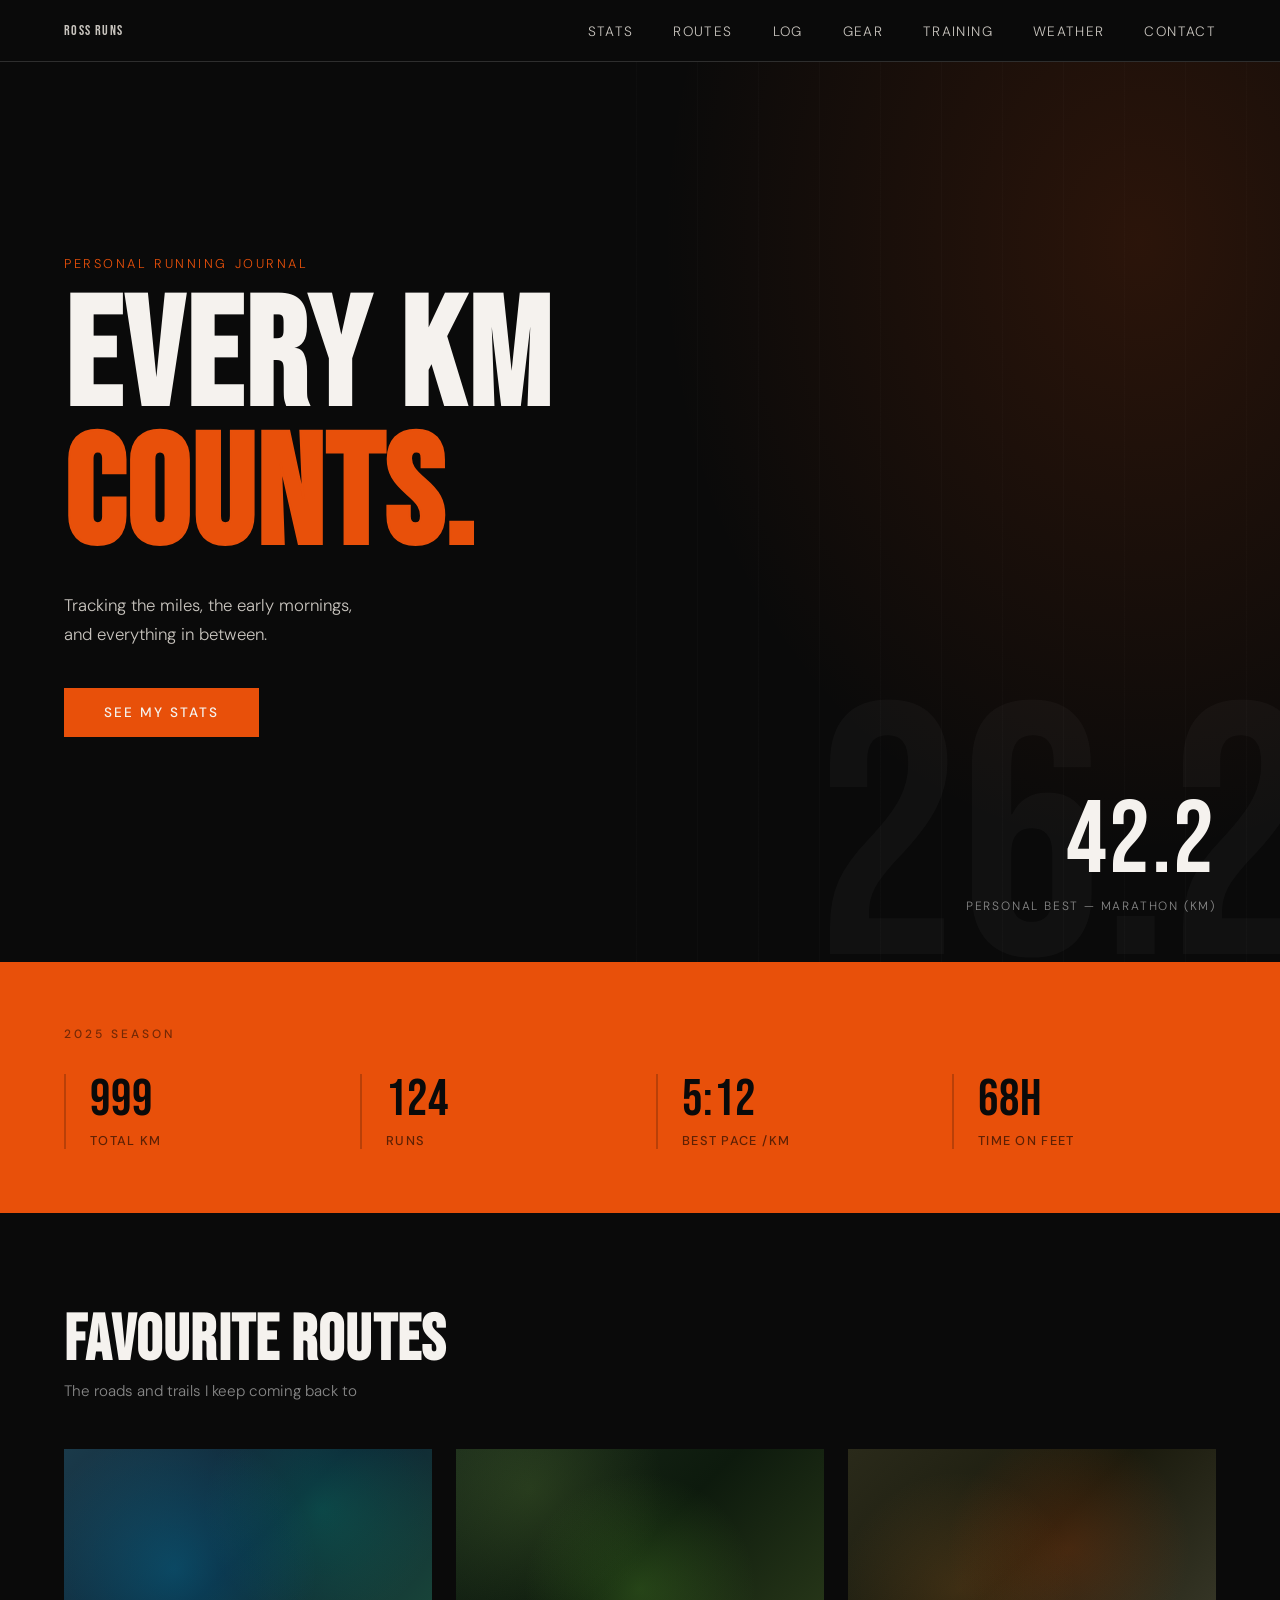
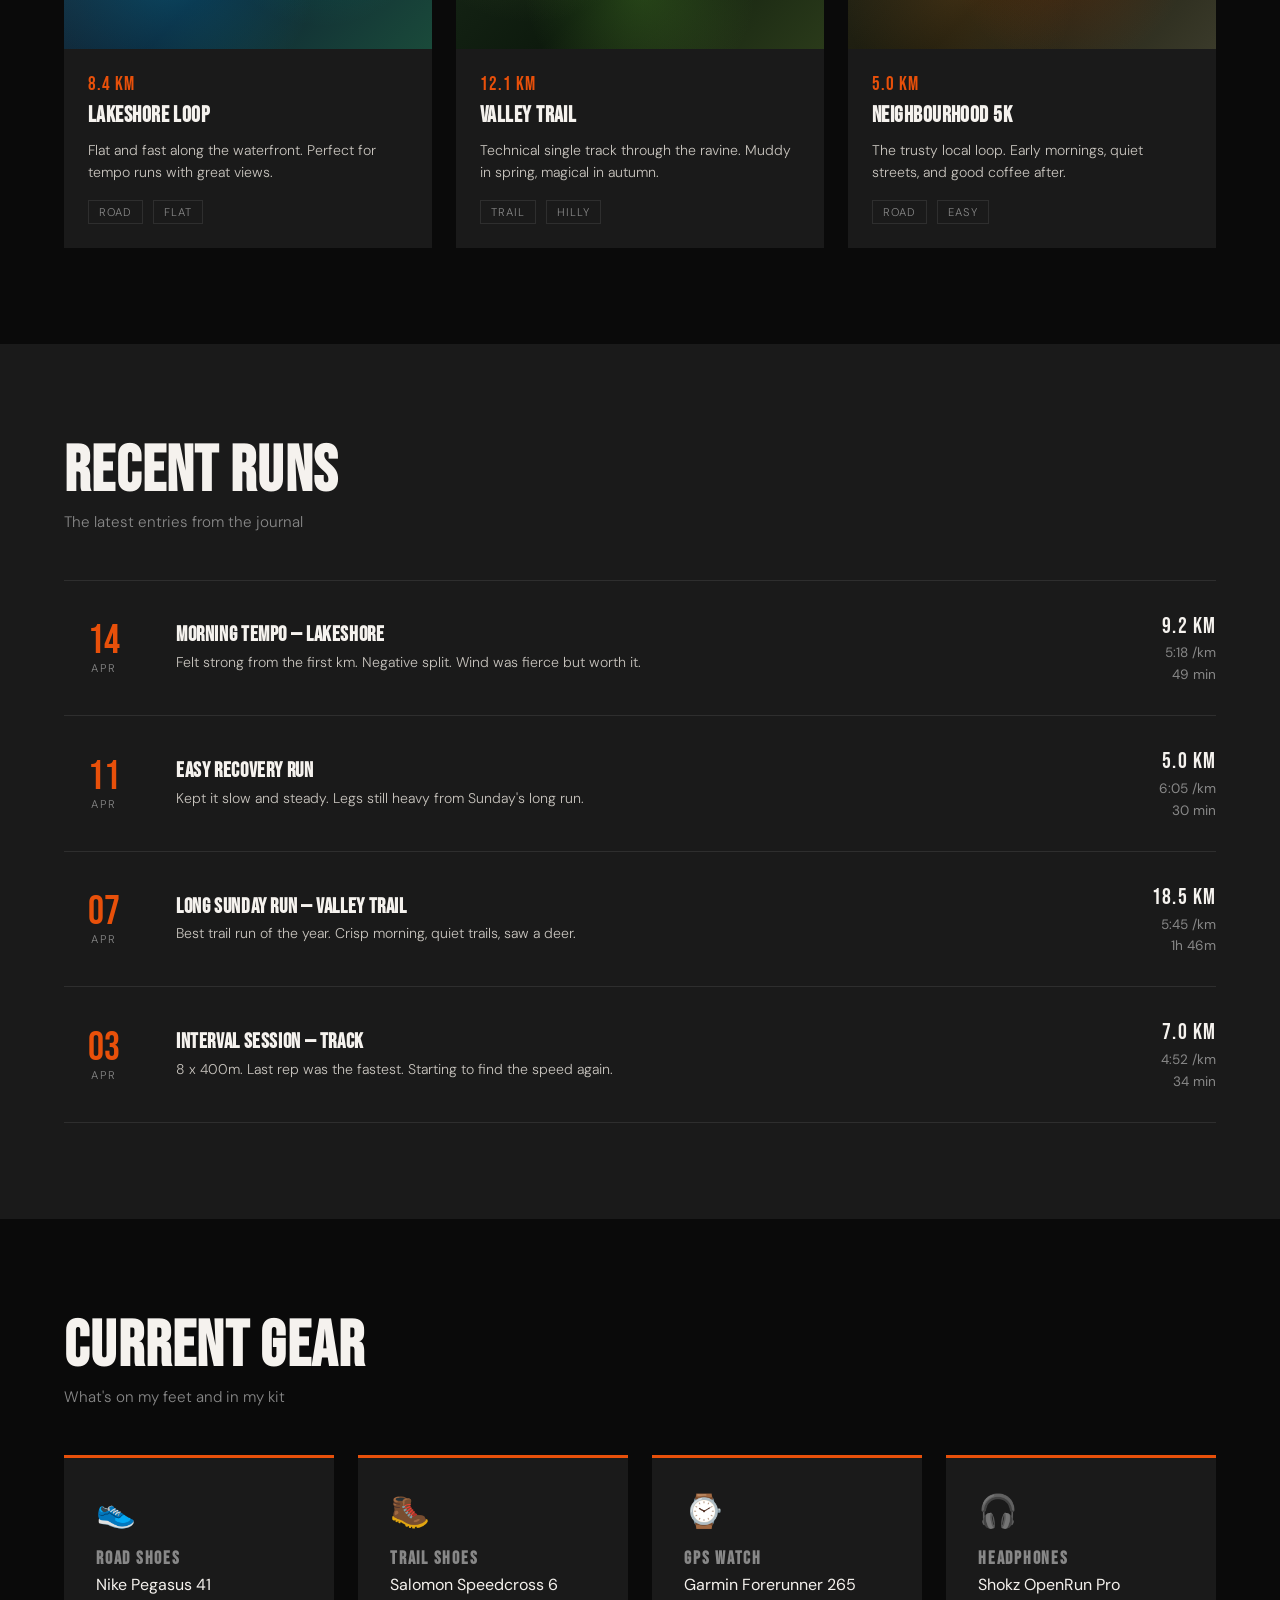
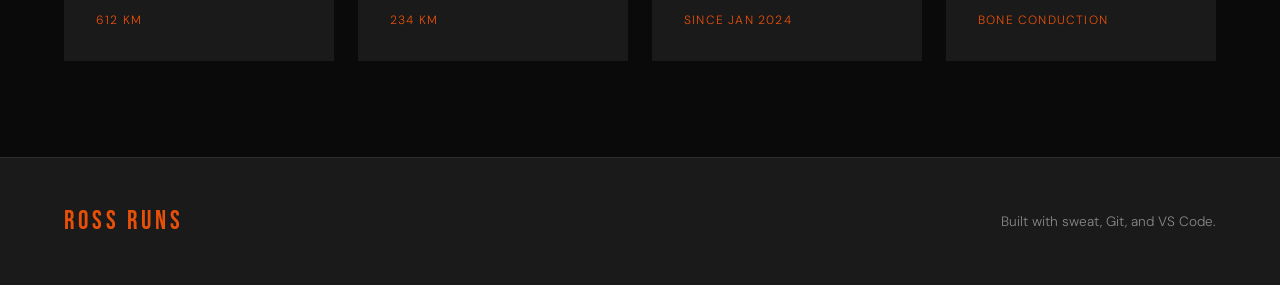
<file: index.html>
<!DOCTYPE html>
<html lang="en">
<head>
  <meta charset="UTF-8">
  <meta name="viewport" content="width=device-width, initial-scale=1.0">
  <title>Ross Runs</title>
  <link rel="preconnect" href="https://fonts.googleapis.com">
  <link href="https://fonts.googleapis.com/css2?family=Bebas+Neue&family=DM+Sans:ital,wght@0,300;0,400;0,500;1,300&display=swap" rel="stylesheet">
  <link rel="stylesheet" href="style.css">
</head>
<body>

  <!-- NAV -->
  <nav class="nav">
    <a href="index.html" class="logo">ROSS RUNS</a>
    <ul>
      <li><a href="#stats">Stats</a></li>
      <li><a href="#routes">Routes</a></li>
      <li><a href="#log">Log</a></li>
      <li><a href="#gear">Gear</a></li>
      <li><a href="training.html">Training</a></li>
      <li><a href="weather.html">Weather</a></li>
      <li><a href="contact.html">Contact</a></li>
    </ul>
  </nav>

  <!-- HERO -->
  <header class="hero">
    <div class="hero-content">
      <p class="hero-label">Personal Running Journal</p>
      <h1>Every km<br><em>counts.</em></h1>
      <p class="hero-sub">Tracking the miles, the early mornings,<br>and everything in between.</p>
      <a href="#stats" class="btn">See My Stats</a>
    </div>
    <div class="hero-distance">
      <span>42.2</span>
      <p>Personal Best — Marathon (km)</p>
    </div>
  </header>

  <!-- STATS -->
  <section class="stats" id="stats">
    <div class="stats-label">2025 SEASON</div>
    <div class="stats-grid">
      <div class="stat">
        <span class="stat-num">999</span>
        <span class="stat-name">Total km</span>
      </div>
      <div class="stat">
        <span class="stat-num">124</span>
        <span class="stat-name">Runs</span>
      </div>
      <div class="stat">
        <span class="stat-num">5:12</span>
        <span class="stat-name">Best pace /km</span>
      </div>
      <div class="stat">
        <span class="stat-num">68h</span>
        <span class="stat-name">Time on feet</span>
      </div>
    </div>
  </section>

  <!-- ROUTES -->
  <section class="routes" id="routes">
    <div class="section-header">
      <h2>Favourite Routes</h2>
      <p>The roads and trails I keep coming back to</p>
    </div>
    <div class="routes-grid">
      <div class="route-card">
        <div class="route-img route-img-1"></div>
        <div class="route-info">
          <span class="route-distance">8.4 km</span>
          <h3>Lakeshore Loop</h3>
          <p>Flat and fast along the waterfront. Perfect for tempo runs with great views.</p>
          <span class="route-tag">Road</span>
          <span class="route-tag">Flat</span>
        </div>
      </div>
      <div class="route-card">
        <div class="route-img route-img-2"></div>
        <div class="route-info">
          <span class="route-distance">12.1 km</span>
          <h3><strong>Valley Trail</strong></h3>
          <p>Technical single track through the ravine. Muddy in spring, magical in autumn.</p>
          <span class="route-tag">Trail</span>
          <span class="route-tag">Hilly</span>
        </div>
      </div>
      <div class="route-card">
        <div class="route-img route-img-3"></div>
        <div class="route-info">
          <span class="route-distance">5.0 km</span>
          <h3>Neighbourhood 5k</h3>
          <p>The trusty local loop. Early mornings, quiet streets, and good coffee after.</p>
          <span class="route-tag">Road</span>
          <span class="route-tag">Easy</span>
        </div>
      </div>
    </div>
  </section>

  <!-- RUN LOG -->
  <section class="log" id="log">
    <div class="section-header light">
      <h2>Recent Runs</h2>
      <p>The latest entries from the journal</p>
    </div>
    <div class="log-list">
      <div class="log-entry">
        <div class="log-date">
          <span class="day">14</span>
          <span class="month">APR</span>
        </div>
        <div class="log-details">
          <h4>Morning tempo — Lakeshore</h4>
          <p>Felt strong from the first km. Negative split. Wind was fierce but worth it.</p>
        </div>
        <div class="log-metrics">
          <span>9.2 km</span>
          <span>5:18 /km</span>
          <span>49 min</span>
        </div>
      </div>
      <div class="log-entry">
        <div class="log-date">
          <span class="day">11</span>
          <span class="month">APR</span>
        </div>
        <div class="log-details">
          <h4>Easy recovery run</h4>
          <p>Kept it slow and steady. Legs still heavy from Sunday's long run.</p>
        </div>
        <div class="log-metrics">
          <span>5.0 km</span>
          <span>6:05 /km</span>
          <span>30 min</span>
        </div>
      </div>
      <div class="log-entry">
        <div class="log-date">
          <span class="day">07</span>
          <span class="month">APR</span>
        </div>
        <div class="log-details">
          <h4>Long Sunday run — Valley Trail</h4>
          <p>Best trail run of the year. Crisp morning, quiet trails, saw a deer.</p>
        </div>
        <div class="log-metrics">
          <span>18.5 km</span>
          <span>5:45 /km</span>
          <span>1h 46m</span>
        </div>
      </div>
      <div class="log-entry">
        <div class="log-date">
          <span class="day">03</span>
          <span class="month">APR</span>
        </div>
        <div class="log-details">
          <h4>Interval session — track</h4>
          <p>8 x 400m. Last rep was the fastest. Starting to find the speed again.</p>
        </div>
        <div class="log-metrics">
          <span>7.0 km</span>
          <span>4:52 /km</span>
          <span>34 min</span>
        </div>
      </div>
    </div>
  </section>

  <!-- GEAR -->
  <section class="gear" id="gear">
    <div class="section-header">
      <h2>Current Gear</h2>
      <p>What's on my feet and in my kit</p>
    </div>
    <div class="gear-grid">
      <div class="gear-item">
        <div class="gear-icon">👟</div>
        <h4>Road Shoes</h4>
        <p>Nike Pegasus 41</p>
        <span class="gear-km">612 km</span>
      </div>
      <div class="gear-item">
        <div class="gear-icon">🥾</div>
        <h4>Trail Shoes</h4>
        <p>Salomon Speedcross 6</p>
        <span class="gear-km">234 km</span>
      </div>
      <div class="gear-item">
        <div class="gear-icon">⌚</div>
        <h4>GPS Watch</h4>
        <p>Garmin Forerunner 265</p>
        <span class="gear-km">Since Jan 2024</span>
      </div>
      <div class="gear-item">
        <div class="gear-icon">🎧</div>
        <h4>Headphones</h4>
        <p>Shokz OpenRun Pro</p>
        <span class="gear-km">Bone conduction</span>
      </div>
    </div>
  </section>

  <!-- FOOTER -->
  <footer class="footer">
    <span class="logo">ROSS RUNS</span>
    <p>Built with sweat, Git, and VS Code.</p>
  </footer>

</body>
</html>
</file>
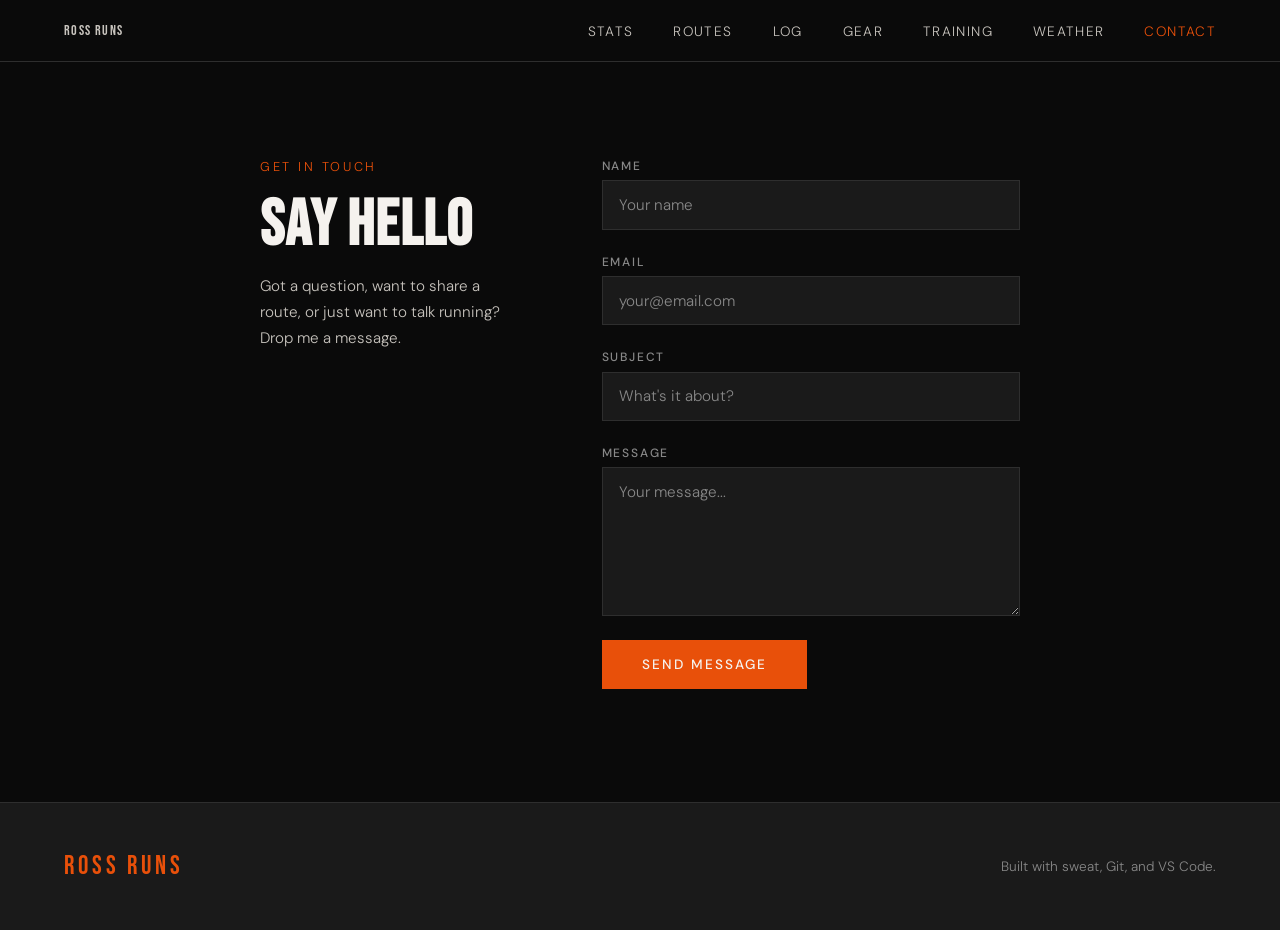
<file: contact.html>
<!DOCTYPE html>
<html lang="en">
<head>
  <meta charset="UTF-8">
  <meta name="viewport" content="width=device-width, initial-scale=1.0">
  <title>Contact — Ross Runs</title>
  <link rel="preconnect" href="https://fonts.googleapis.com">
  <link href="https://fonts.googleapis.com/css2?family=Bebas+Neue&family=DM+Sans:ital,wght@0,300;0,400;0,500;1,300&display=swap" rel="stylesheet">
  <link rel="stylesheet" href="style.css">
</head>
<body>

  <!-- NAV -->
  <header class="contact-header">
    <nav class="nav">
      <a href="index.html" class="logo">ROSS RUNS</a>
      <ul>
        <li><a href="index.html#stats">Stats</a></li>
        <li><a href="index.html#routes">Routes</a></li>
        <li><a href="index.html#log">Log</a></li>
        <li><a href="index.html#gear">Gear</a></li>
        <li><a href="training.html">Training</a></li>
        <li><a href="weather.html">Weather</a></li>
        <li><a href="contact.html" class="nav-active">Contact</a></li>
      </ul>
    </nav>
  </header>

  <!-- CONTACT -->
  <main class="contact-main">
    <div class="contact-inner">
      <div class="contact-intro">
        <p class="hero-label">Get In Touch</p>
        <h2>Say Hello</h2>
        <p class="contact-sub">Got a question, want to share a route, or just want to talk running? Drop me a message.</p>
      </div>

      <form class="contact-form" action="mailto:test@ross.com?subject=Message from Ross Runs" method="post" enctype="text/plain">
        <div class="form-group">
          <label for="name">Name</label>
          <input type="text" id="name" name="name" placeholder="Your name" required>
        </div>
        <div class="form-group">
          <label for="email">Email</label>
          <input type="email" id="email" name="email" placeholder="your@email.com" required>
        </div>
        <div class="form-group">
          <label for="subject">Subject</label>
          <input type="text" id="subject" name="subject" placeholder="What's it about?">
        </div>
        <div class="form-group">
          <label for="message">Message</label>
          <textarea id="message" name="message" rows="6" placeholder="Your message..." required></textarea>
        </div>
        <button type="submit" class="btn">Send Message</button>
      </form>
    </div>
  </main>

  <!-- FOOTER -->
  <footer class="footer">
    <span class="logo">ROSS RUNS</span>
    <p>Built with sweat, Git, and VS Code.</p>
  </footer>

</body>
</html>
</file>
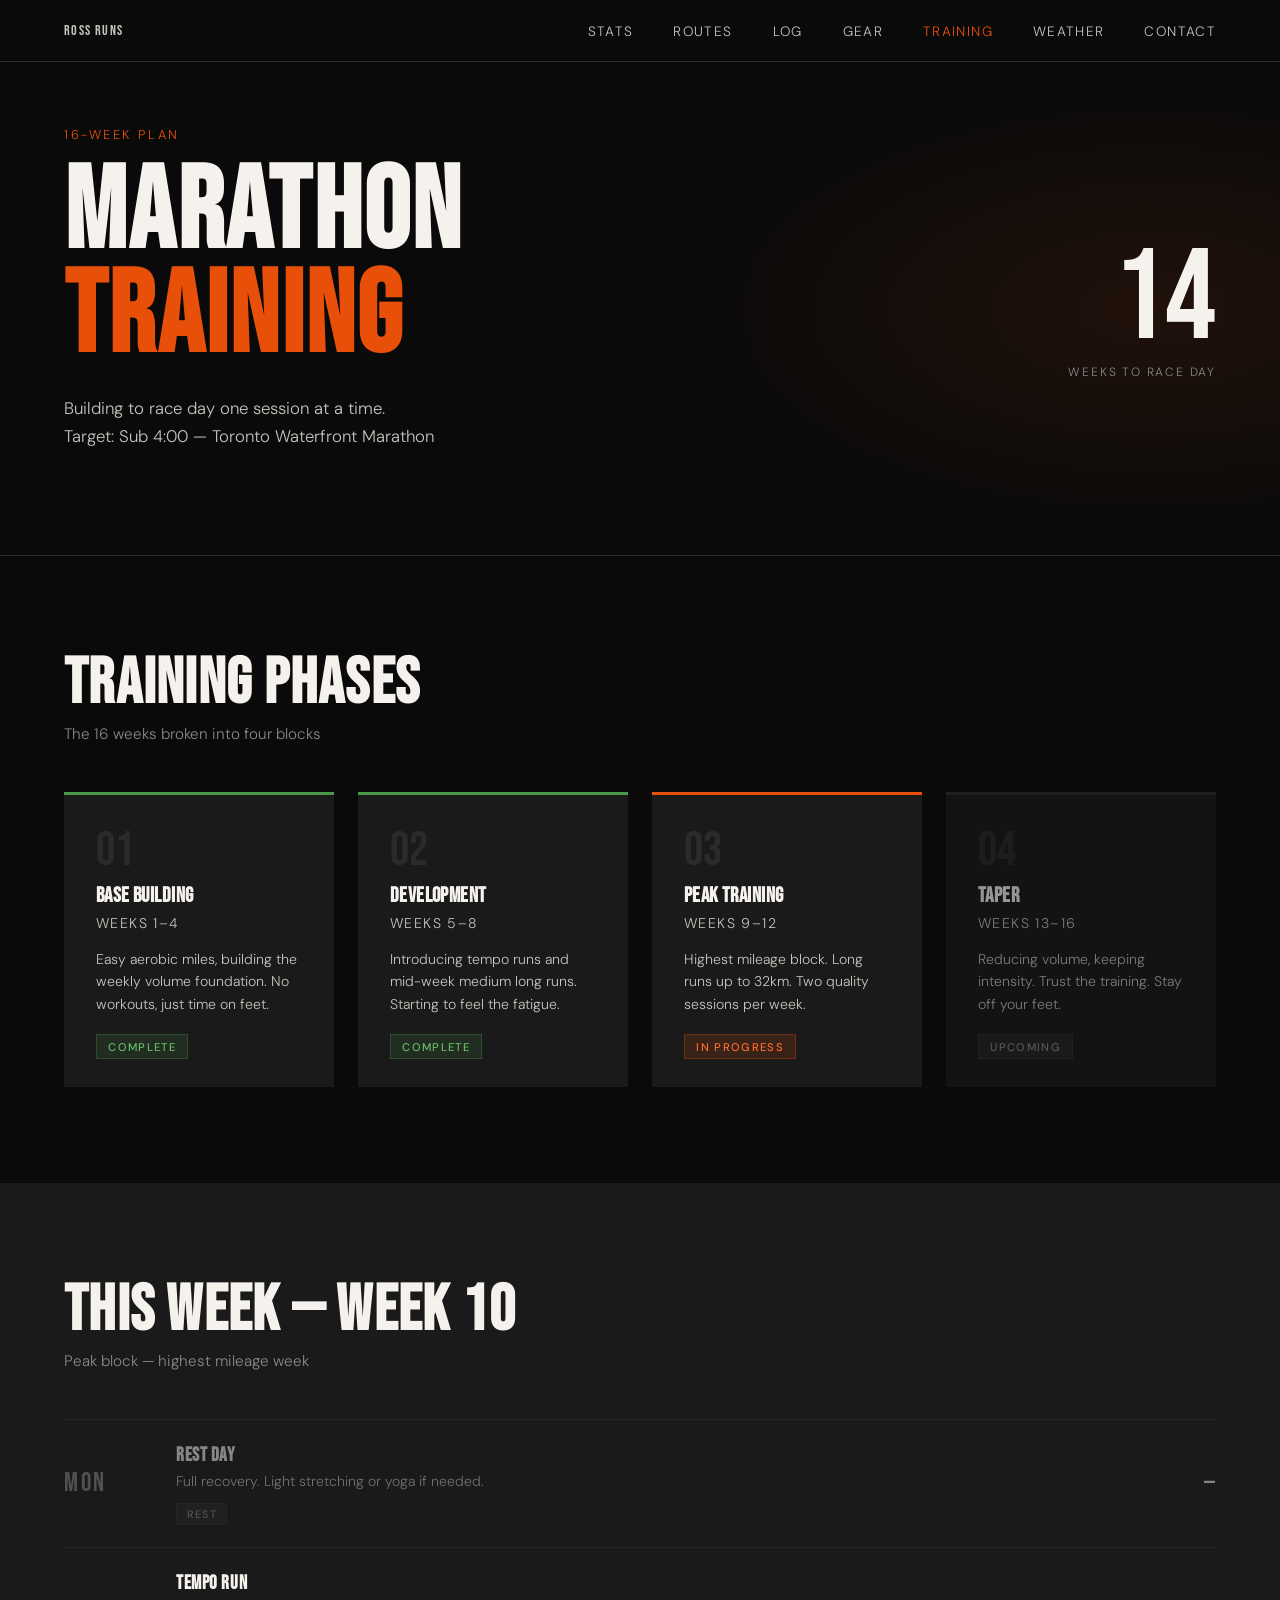
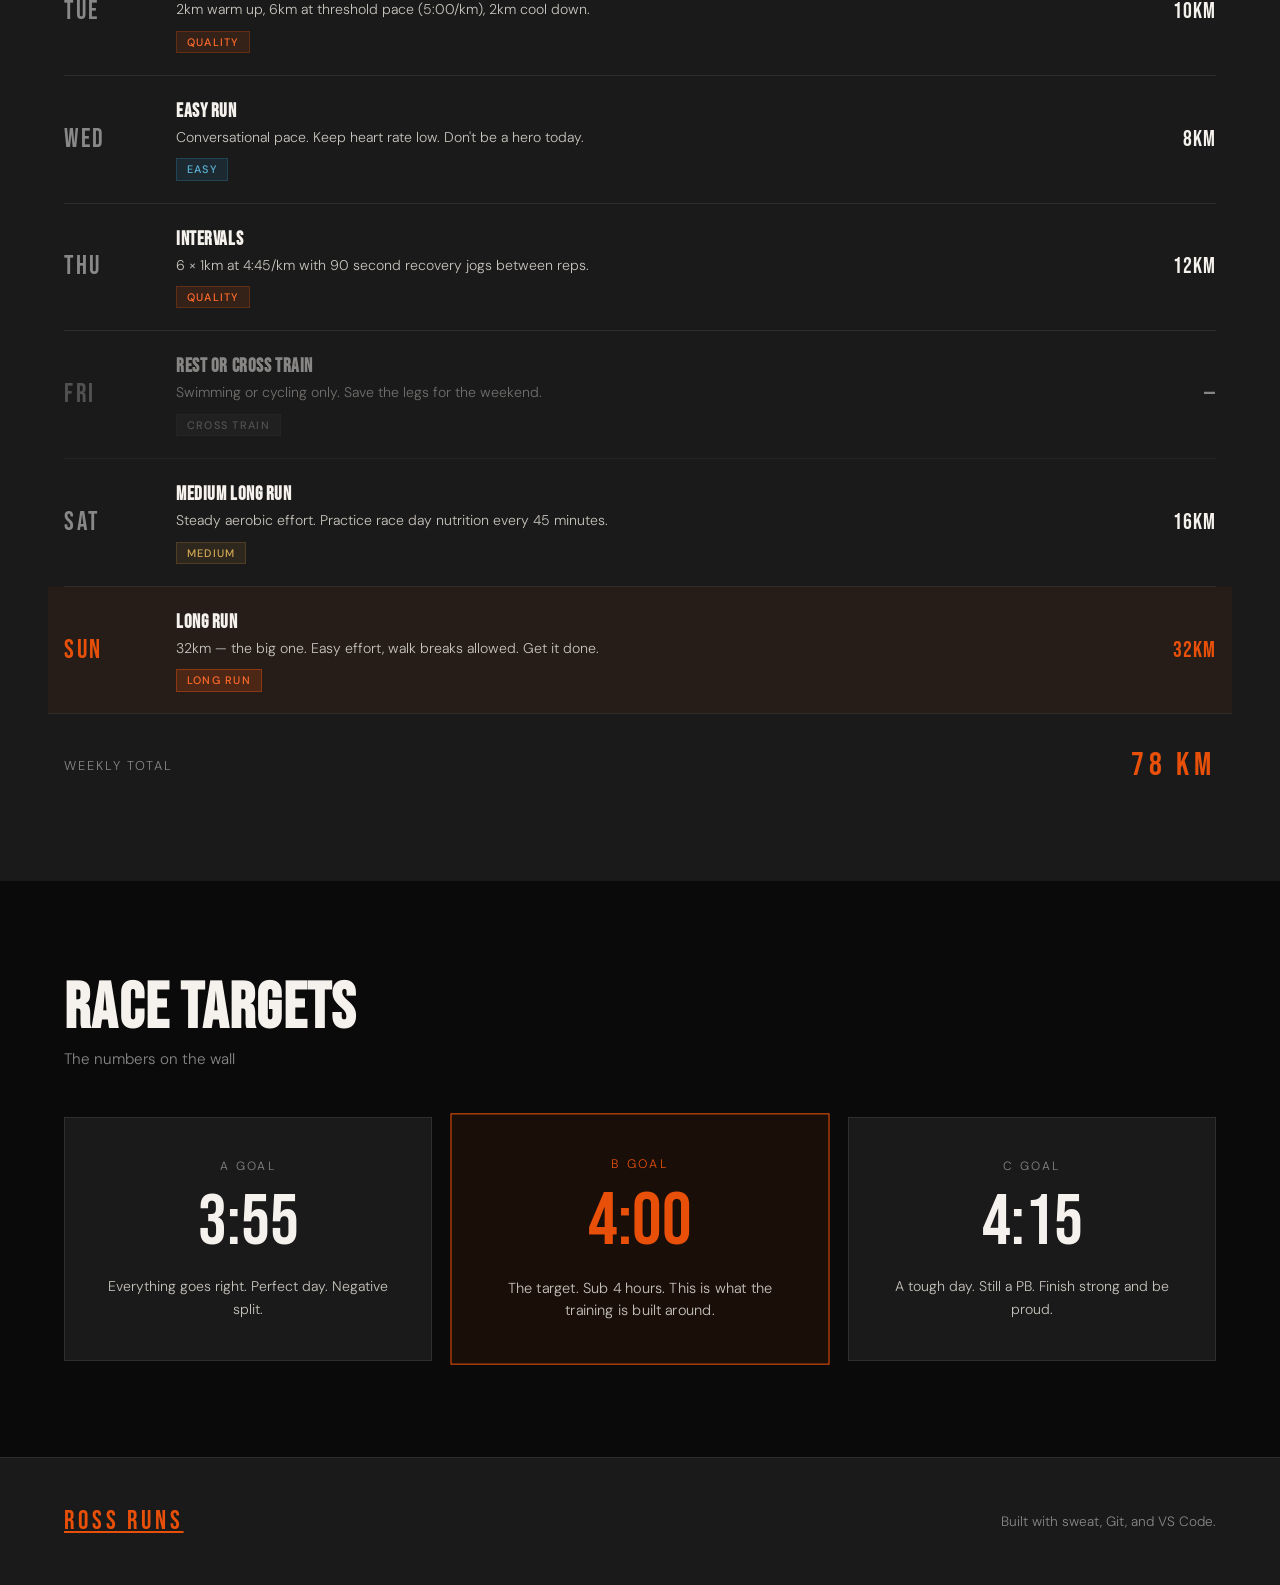
<file: training.html>
<!DOCTYPE html>
<html lang="en">
<head>
  <meta charset="UTF-8">
  <meta name="viewport" content="width=device-width, initial-scale=1.0">
  <title>Training Plan — Ross Runs</title>
  <link rel="preconnect" href="https://fonts.googleapis.com">
  <link href="https://fonts.googleapis.com/css2?family=Bebas+Neue&family=DM+Sans:ital,wght@0,300;0,400;0,500;1,300&display=swap" rel="stylesheet">
  <link rel="stylesheet" href="style.css">
</head>
<body>

  <!-- NAV -->
  <nav class="nav">
    <a href="index.html" class="logo">ROSS RUNS</a>
    <ul>
      <li><a href="index.html#stats">Stats</a></li>
      <li><a href="index.html#routes">Routes</a></li>
      <li><a href="index.html#log">Log</a></li>
      <li><a href="index.html#gear">Gear</a></li>
      <li><a href="training.html" class="active">Training</a></li>
      <li><a href="weather.html">Weather</a></li>
      <li><a href="contact.html">Contact</a></li>
    </ul>
  </nav>

  <!-- PAGE HEADER -->
  <header class="page-header">
    <div class="page-header-content">
      <p class="hero-label">16-Week Plan</p>
      <h1>Marathon<br><em>Training</em></h1>
      <p class="hero-sub">Building to race day one session at a time.<br>Target: Sub 4:00 — Toronto Waterfront Marathon</p>
    </div>
    <div class="race-countdown">
      <span class="countdown-num">14</span>
      <p>Weeks to race day</p>
    </div>
  </header>

  <!-- PHASE OVERVIEW -->
  <section class="phases">
    <div class="section-header">
      <h2>Training Phases</h2>
      <p>The 16 weeks broken into four blocks</p>
    </div>
    <div class="phases-grid">
      <div class="phase-card done">
        <span class="phase-num">01</span>
        <h3>Base Building</h3>
        <p class="phase-weeks">Weeks 1–4</p>
        <p>Easy aerobic miles, building the weekly volume foundation. No workouts, just time on feet.</p>
        <span class="phase-status complete">Complete</span>
      </div>
      <div class="phase-card done">
        <span class="phase-num">02</span>
        <h3>Development</h3>
        <p class="phase-weeks">Weeks 5–8</p>
        <p>Introducing tempo runs and mid-week medium long runs. Starting to feel the fatigue.</p>
        <span class="phase-status complete">Complete</span>
      </div>
      <div class="phase-card current">
        <span class="phase-num">03</span>
        <h3>Peak Training</h3>
        <p class="phase-weeks">Weeks 9–12</p>
        <p>Highest mileage block. Long runs up to 32km. Two quality sessions per week.</p>
        <span class="phase-status active">In Progress</span>
      </div>
      <div class="phase-card">
        <span class="phase-num">04</span>
        <h3>Taper</h3>
        <p class="phase-weeks">Weeks 13–16</p>
        <p>Reducing volume, keeping intensity. Trust the training. Stay off your feet.</p>
        <span class="phase-status upcoming">Upcoming</span>
      </div>
    </div>
  </section>

  <!-- WEEKLY SCHEDULE -->
  <section class="weekly" id="weekly">
    <div class="section-header light">
      <h2>This Week — Week 10</h2>
      <p>Peak block — highest mileage week</p>
    </div>
    <div class="week-grid">

      <div class="day-card rest">
        <div class="day-name">MON</div>
        <div class="day-content">
          <h4>Rest Day</h4>
          <p>Full recovery. Light stretching or yoga if needed.</p>
          <span class="day-tag rest-tag">Rest</span>
        </div>
        <div class="day-km">—</div>
      </div>

      <div class="day-card">
        <div class="day-name">TUE</div>
        <div class="day-content">
          <h4>Tempo Run</h4>
          <p>2km warm up, 6km at threshold pace (5:00/km), 2km cool down.</p>
          <span class="day-tag quality-tag">Quality</span>
        </div>
        <div class="day-km">10km</div>
      </div>

      <div class="day-card">
        <div class="day-name">WED</div>
        <div class="day-content">
          <h4>Easy Run</h4>
          <p>Conversational pace. Keep heart rate low. Don't be a hero today.</p>
          <span class="day-tag easy-tag">Easy</span>
        </div>
        <div class="day-km">8km</div>
      </div>

      <div class="day-card">
        <div class="day-name">THU</div>
        <div class="day-content">
          <h4>Intervals</h4>
          <p>6 × 1km at 4:45/km with 90 second recovery jogs between reps.</p>
          <span class="day-tag quality-tag">Quality</span>
        </div>
        <div class="day-km">12km</div>
      </div>

      <div class="day-card rest">
        <div class="day-name">FRI</div>
        <div class="day-content">
          <h4>Rest or Cross Train</h4>
          <p>Swimming or cycling only. Save the legs for the weekend.</p>
          <span class="day-tag rest-tag">Cross Train</span>
        </div>
        <div class="day-km">—</div>
      </div>

      <div class="day-card">
        <div class="day-name">SAT</div>
        <div class="day-content">
          <h4>Medium Long Run</h4>
          <p>Steady aerobic effort. Practice race day nutrition every 45 minutes.</p>
          <span class="day-tag medium-tag">Medium</span>
        </div>
        <div class="day-km">16km</div>
      </div>

      <div class="day-card highlight">
        <div class="day-name">SUN</div>
        <div class="day-content">
          <h4>Long Run</h4>
          <p>32km — the big one. Easy effort, walk breaks allowed. Get it done.</p>
          <span class="day-tag long-tag">Long Run</span>
        </div>
        <div class="day-km">32km</div>
      </div>

    </div>

    <div class="week-total">
      <span>Weekly Total</span>
      <span class="total-km">78 km</span>
    </div>
  </section>

  <!-- RACE TARGETS -->
  <section class="targets">
    <div class="section-header">
      <h2>Race Targets</h2>
      <p>The numbers on the wall</p>
    </div>
    <div class="targets-grid">
      <div class="target-card">
        <span class="target-label">A Goal</span>
        <span class="target-time">3:55</span>
        <p>Everything goes right. Perfect day. Negative split.</p>
      </div>
      <div class="target-card featured">
        <span class="target-label">B Goal</span>
        <span class="target-time">4:00</span>
        <p>The target. Sub 4 hours. This is what the training is built around.</p>
      </div>
      <div class="target-card">
        <span class="target-label">C Goal</span>
        <span class="target-time">4:15</span>
        <p>A tough day. Still a PB. Finish strong and be proud.</p>
      </div>
    </div>
  </section>

  <!-- FOOTER -->
  <footer class="footer">
    <a href="index.html" class="logo">ROSS RUNS</a>
    <p>Built with sweat, Git, and VS Code.</p>
  </footer>

</body>
</html>
</file>
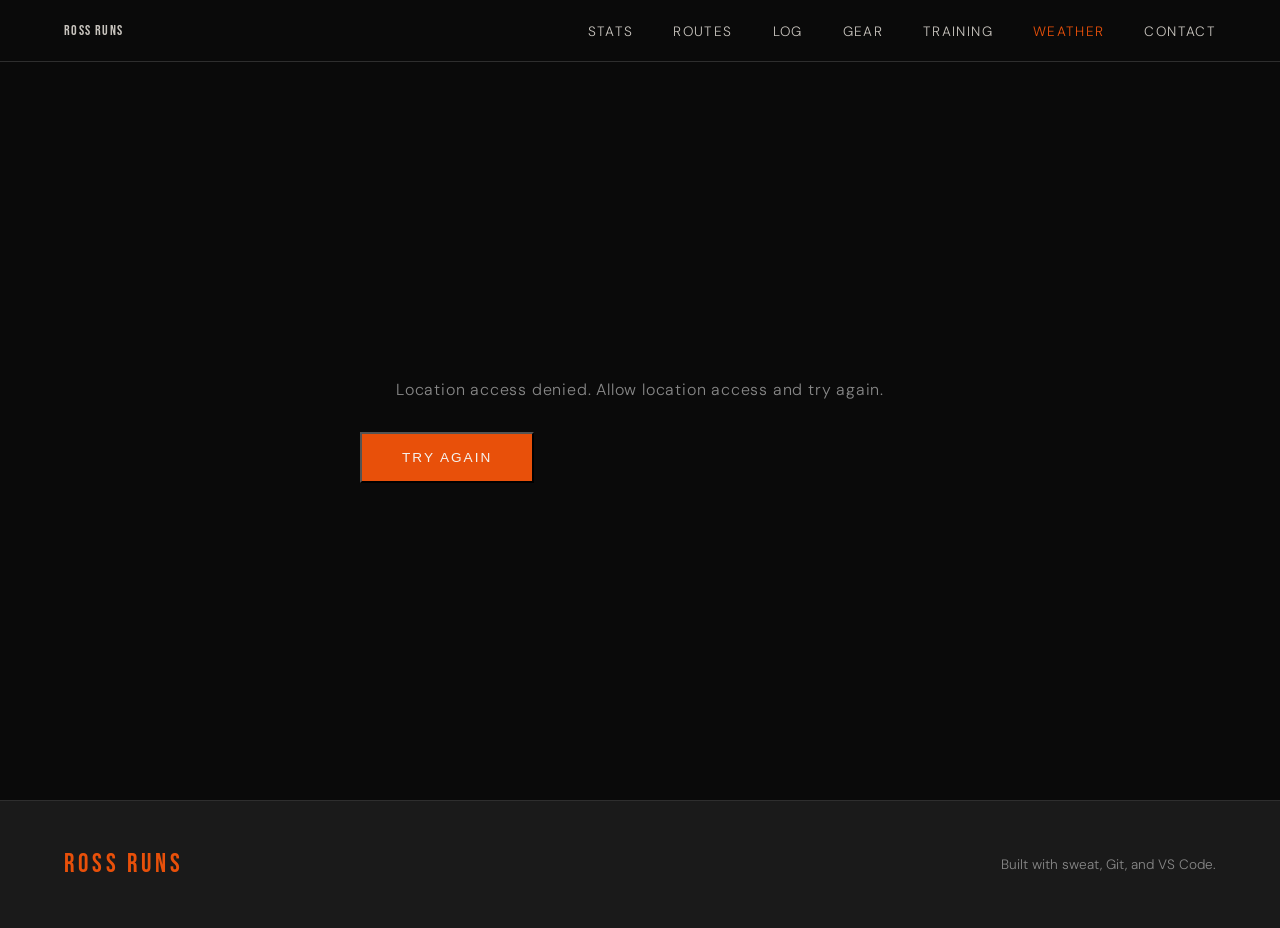
<file: weather.html>
<!DOCTYPE html>
<html lang="en">
<head>
  <meta charset="UTF-8">
  <meta name="viewport" content="width=device-width, initial-scale=1.0">
  <title>Weather — Ross Runs</title>
  <link rel="preconnect" href="https://fonts.googleapis.com">
  <link href="https://fonts.googleapis.com/css2?family=Bebas+Neue&family=DM+Sans:ital,wght@0,300;0,400;0,500;1,300&display=swap" rel="stylesheet">
  <link rel="stylesheet" href="style.css">
</head>
<body>

  <!-- NAV -->
  <header class="contact-header">
    <nav class="nav">
      <a href="index.html" class="logo">ROSS RUNS</a>
      <ul>
        <li><a href="index.html#stats">Stats</a></li>
        <li><a href="index.html#routes">Routes</a></li>
        <li><a href="index.html#log">Log</a></li>
        <li><a href="index.html#gear">Gear</a></li>
        <li><a href="training.html">Training</a></li>
        <li><a href="weather.html" class="nav-active">Weather</a></li>
        <li><a href="contact.html">Contact</a></li>
      </ul>
    </nav>
  </header>

  <!-- WEATHER -->
  <main class="weather-main">
    <div class="weather-inner">

      <div class="weather-state" id="weatherLoading">
        <p class="weather-state-msg">Fetching your location...</p>
      </div>

      <div class="weather-state hidden" id="weatherError">
        <p class="weather-state-msg" id="weatherErrorMsg"></p>
        <button class="btn" onclick="getWeather()">Try Again</button>
      </div>

      <div class="weather-content hidden" id="weatherContent">
        <p class="hero-label" id="weatherLocation"></p>

        <div class="weather-hero">
          <span class="weather-temp" id="weatherTemp"></span>
          <span class="weather-unit">°C</span>
        </div>
        <p class="weather-condition" id="weatherCondition"></p>

        <div class="weather-stats">
          <div class="weather-stat">
            <span class="weather-stat-val" id="weatherFeelsLike"></span>
            <span class="weather-stat-name">Feels Like</span>
          </div>
          <div class="weather-stat">
            <span class="weather-stat-val" id="weatherWind"></span>
            <span class="weather-stat-name">Wind km/h</span>
          </div>
          <div class="weather-stat">
            <span class="weather-stat-val" id="weatherHumidity"></span>
            <span class="weather-stat-name">Humidity %</span>
          </div>
        </div>

        <div id="weatherAdvice"></div>
      </div>

    </div>
  </main>

  <!-- FOOTER -->
  <footer class="footer">
    <span class="logo">ROSS RUNS</span>
    <p>Built with sweat, Git, and VS Code.</p>
  </footer>

  <script>
    const WEATHER_CODES = {
      0:  { label: 'Clear Sky',         icon: '☀️' },
      1:  { label: 'Mainly Clear',      icon: '🌤️' },
      2:  { label: 'Partly Cloudy',     icon: '⛅' },
      3:  { label: 'Overcast',          icon: '☁️' },
      45: { label: 'Foggy',             icon: '🌫️' },
      48: { label: 'Icy Fog',           icon: '🌫️' },
      51: { label: 'Light Drizzle',     icon: '🌦️' },
      53: { label: 'Drizzle',           icon: '🌦️' },
      55: { label: 'Heavy Drizzle',     icon: '🌧️' },
      61: { label: 'Light Rain',        icon: '🌧️' },
      63: { label: 'Rain',              icon: '🌧️' },
      65: { label: 'Heavy Rain',        icon: '🌧️' },
      71: { label: 'Light Snow',        icon: '🌨️' },
      73: { label: 'Snow',              icon: '❄️' },
      75: { label: 'Heavy Snow',        icon: '❄️' },
      80: { label: 'Rain Showers',      icon: '🌦️' },
      81: { label: 'Showers',           icon: '🌧️' },
      82: { label: 'Heavy Showers',     icon: '⛈️' },
      95: { label: 'Thunderstorm',      icon: '⛈️' },
      96: { label: 'Thunderstorm',      icon: '⛈️' },
      99: { label: 'Thunderstorm',      icon: '⛈️' },
    };

    function runningAdvice(temp, wind, code) {
      if ([95, 96, 99, 82].includes(code))
        return { good: false, label: 'Skip it', note: 'Thunderstorm or heavy showers — not worth the risk.' };
      if (temp > 28)
        return { good: false, label: 'Too hot', note: 'High heat risk. If you must run, go at sunrise and keep it short.' };
      if (temp < -5)
        return { good: false, label: 'Very cold', note: 'Layer up in three and shorten the session, or cross-train instead.' };
      if (wind > 40)
        return { good: false, label: 'Strong winds', note: 'Headwinds will cost you. Good mental training — or take the day off.' };
      if (temp >= 8 && temp <= 18 && wind < 20 && code <= 2)
        return { good: true,  label: 'Perfect conditions', note: 'Ideal running weather. No excuses.' };
      return { good: true, label: 'Good to run', note: 'Conditions are fine. Dress for the temperature and get out there.' };
    }

    async function getWeather() {
      show('weatherLoading');

      if (!navigator.geolocation) {
        showError('Geolocation is not supported by your browser.');
        return;
      }

      navigator.geolocation.getCurrentPosition(async ({ coords }) => {
        const { latitude: lat, longitude: lon } = coords;
        try {
          const [weatherRes, locationRes] = await Promise.all([
            fetch(`https://api.open-meteo.com/v1/forecast?latitude=${lat}&longitude=${lon}&current=temperature_2m,apparent_temperature,weather_code,wind_speed_10m,relative_humidity_2m&wind_speed_unit=kmh`),
            fetch(`https://nominatim.openstreetmap.org/reverse?lat=${lat}&lon=${lon}&format=json`)
          ]);

          const { current } = await weatherRes.json();
          const location = await locationRes.json();

          const condition = WEATHER_CODES[current.weather_code] ?? { label: 'Unknown', icon: '🌡️' };
          const advice = runningAdvice(current.temperature_2m, current.wind_speed_10m, current.weather_code);

          const city = location.address.city || location.address.town || location.address.village || location.address.county || 'Your Location';
          const country = location.address.country_code?.toUpperCase() ?? '';

          document.getElementById('weatherLocation').textContent = country ? `${city}, ${country}` : city;
          document.getElementById('weatherTemp').textContent = Math.round(current.temperature_2m);
          document.getElementById('weatherCondition').textContent = `${condition.icon}  ${condition.label}`;
          document.getElementById('weatherFeelsLike').textContent = `${Math.round(current.apparent_temperature)}°`;
          document.getElementById('weatherWind').textContent = Math.round(current.wind_speed_10m);
          document.getElementById('weatherHumidity').textContent = current.relative_humidity_2m;

          document.getElementById('weatherAdvice').innerHTML = `
            <div class="advice-box ${advice.good ? 'advice-good' : 'advice-bad'}">
              <span class="advice-label">${advice.label}</span>
              <p>${advice.note}</p>
            </div>`;

          show('weatherContent');
        } catch {
          showError('Could not load weather data. Please try again.');
        }
      }, () => {
        showError('Location access denied. Allow location access and try again.');
      });
    }

    function show(id) {
      ['weatherLoading', 'weatherError', 'weatherContent'].forEach(el => {
        document.getElementById(el).classList.toggle('hidden', el !== id);
      });
    }

    function showError(msg) {
      document.getElementById('weatherErrorMsg').textContent = msg;
      show('weatherError');
    }

    getWeather();
  </script>

</body>
</html>
</file>
<file: style.css>
/* ===========================
   ROOT & RESET
=========================== */
:root {
  --black: #0a0a0a;
  --white: #f5f2ee;
  --orange: #e8500a;
  --orange-light: #ff6b2b;
  --grey: #1a1a1a;
  --grey-mid: #2e2e2e;
  --grey-light: #888;
  --text-light: #c8c4be;
}

*, *::before, *::after {
  margin: 0;
  padding: 0;
  box-sizing: border-box;
}

html {
  scroll-behavior: smooth;
}

body {
  background: var(--black);
  color: var(--white);
  font-family: 'DM Sans', sans-serif;
  font-weight: 300;
  overflow-x: hidden;
}

/* ===========================
   TYPOGRAPHY
=========================== */
h1, h2, h3, .logo, .stat-num, .hero-distance span {
  font-family: 'Bebas Neue', sans-serif;
  letter-spacing: 0.02em;
}

h2 {
  font-size: clamp(2.5rem, 5vw, 4rem);
  line-height: 1;
}

/* ===========================
   NAV
=========================== */
.nav {
  display: flex;
  justify-content: space-between;
  align-items: center;
  padding: 1.25rem 4rem;
  position: sticky;
  top: 0;
  z-index: 100;
  background: var(--black);
  border-bottom: 1px solid var(--grey-mid);
}

.logo {
  font-size: 1.6rem;
  letter-spacing: 0.15em;
  color: var(--orange);
}

.nav ul {
  display: flex;
  gap: 2.5rem;
  list-style: none;
}

.nav a {
  color: var(--text-light);
  text-decoration: none;
  font-size: 0.85rem;
  letter-spacing: 0.1em;
  text-transform: uppercase;
  transition: color 0.2s;
}

.nav a:hover {
  color: var(--orange);
}

/* ===========================
   HERO
=========================== */
.hero {
  min-height: 100vh;
  background: var(--black);
  position: relative;
  display: flex;
  flex-direction: column;
  overflow: hidden;
}

.hero::before {
  content: '';
  position: absolute;
  top: 0; right: 0;
  width: 55%;
  height: 100%;
  background: 
    radial-gradient(ellipse at 80% 20%, rgba(232, 80, 10, 0.15) 0%, transparent 60%),
    repeating-linear-gradient(
      90deg,
      transparent,
      transparent 60px,
      rgba(255,255,255,0.015) 60px,
      rgba(255,255,255,0.015) 61px
    );
  pointer-events: none;
}

.hero::after {
  content: '26.2';
  position: absolute;
  right: -2rem;
  bottom: -4rem;
  font-family: 'Bebas Neue', sans-serif;
  font-size: 28vw;
  color: rgba(255,255,255,0.03);
  line-height: 1;
  pointer-events: none;
  user-select: none;
}

.hero-content {
  flex: 1;
  display: flex;
  flex-direction: column;
  justify-content: center;
  padding: 4rem 4rem 6rem;
  max-width: 700px;
  animation: fadeUp 0.8s ease both;
}

@keyframes fadeUp {
  from { opacity: 0; transform: translateY(30px); }
  to { opacity: 1; transform: translateY(0); }
}

.hero-label {
  font-size: 0.8rem;
  letter-spacing: 0.2em;
  text-transform: uppercase;
  color: var(--orange);
  margin-bottom: 1.2rem;
}

.hero-content h1 {
  font-size: clamp(5rem, 12vw, 10rem);
  line-height: 0.9;
  color: var(--white);
  margin-bottom: 1.5rem;
}

.hero-content h1 em {
  font-style: normal;
  color: var(--orange);
  -webkit-text-stroke: 2px var(--orange);
}

.hero-sub {
  font-size: 1.05rem;
  line-height: 1.7;
  color: var(--text-light);
  margin-bottom: 2.5rem;
  max-width: 420px;
}

.btn {
  display: inline-block;
  background: var(--orange);
  color: var(--white);
  text-decoration: none;
  padding: 1rem 2.5rem;
  font-size: 0.85rem;
  letter-spacing: 0.15em;
  text-transform: uppercase;
  font-weight: 500;
  transition: background 0.2s, transform 0.2s;
  align-self: flex-start;
}

.btn:hover {
  background: var(--orange-light);
  transform: translateY(-2px);
}

.hero-distance {
  position: absolute;
  bottom: 3rem;
  right: 4rem;
  text-align: right;
  animation: fadeUp 0.8s 0.3s ease both;
}

.hero-distance span {
  font-size: clamp(4rem, 8vw, 7rem);
  color: var(--white);
  line-height: 1;
  display: block;
}

.hero-distance p {
  font-size: 0.75rem;
  letter-spacing: 0.15em;
  text-transform: uppercase;
  color: var(--grey-light);
  margin-top: 0.3rem;
}

/* ===========================
   STATS
=========================== */
.stats {
  background: var(--orange);
  padding: 4rem;
  position: relative;
}

.stats-label {
  font-size: 0.75rem;
  letter-spacing: 0.25em;
  text-transform: uppercase;
  color: rgba(0,0,0,0.5);
  margin-bottom: 2rem;
  font-weight: 500;
}

.stats-grid {
  display: grid;
  grid-template-columns: repeat(4, 1fr);
  gap: 2rem;
}

.stat {
  display: flex;
  flex-direction: column;
  gap: 0.4rem;
  border-left: 2px solid rgba(0,0,0,0.2);
  padding-left: 1.5rem;
}

.stat-num {
  font-size: clamp(2.5rem, 4vw, 4rem);
  color: var(--black);
  line-height: 1;
}

.stat-name {
  font-size: 0.8rem;
  letter-spacing: 0.1em;
  text-transform: uppercase;
  color: rgba(0,0,0,0.6);
  font-weight: 500;
}

/* ===========================
   ROUTES
=========================== */
.routes {
  padding: 6rem 4rem;
  background: var(--black);
}

.section-header {
  margin-bottom: 3rem;
}

.section-header h2 {
  color: var(--white);
  margin-bottom: 0.5rem;
}

.section-header p {
  color: var(--grey-light);
  font-size: 0.95rem;
}

.routes-grid {
  display: grid;
  grid-template-columns: repeat(3, 1fr);
  gap: 1.5rem;
}

.route-card {
  background: var(--grey);
  overflow: hidden;
  transition: transform 0.3s;
}

.route-card:hover {
  transform: translateY(-6px);
}

.route-img {
  height: 200px;
  background-size: cover;
  background-position: center;
}

.route-img-1 {
  background: linear-gradient(135deg, #1a3a4a 0%, #0d2233 50%, #1a4a3a 100%);
  position: relative;
  overflow: hidden;
}

.route-img-1::after {
  content: '';
  position: absolute;
  inset: 0;
  background: 
    radial-gradient(circle at 30% 60%, rgba(0,150,200,0.3) 0%, transparent 50%),
    radial-gradient(circle at 70% 30%, rgba(0,200,150,0.2) 0%, transparent 40%);
}

.route-img-2 {
  background: linear-gradient(135deg, #1a2a1a 0%, #0d1a0d 50%, #2a3a1a 100%);
  position: relative;
  overflow: hidden;
}

.route-img-2::after {
  content: '';
  position: absolute;
  inset: 0;
  background:
    radial-gradient(circle at 50% 70%, rgba(100,180,50,0.25) 0%, transparent 50%),
    radial-gradient(circle at 20% 20%, rgba(150,200,80,0.15) 0%, transparent 40%);
}

.route-img-3 {
  background: linear-gradient(135deg, #2a2a1a 0%, #1a1a0d 50%, #3a3a2a 100%);
  position: relative;
  overflow: hidden;
}

.route-img-3::after {
  content: '';
  position: absolute;
  inset: 0;
  background:
    radial-gradient(circle at 60% 50%, rgba(232,80,10,0.2) 0%, transparent 50%),
    radial-gradient(circle at 30% 70%, rgba(255,150,50,0.15) 0%, transparent 40%);
}

.route-info {
  padding: 1.5rem;
}

.route-distance {
  font-family: 'Bebas Neue', sans-serif;
  font-size: 1.2rem;
  color: var(--orange);
  letter-spacing: 0.05em;
  display: block;
  margin-bottom: 0.4rem;
}

.route-info h3 {
  font-size: 1.4rem;
  color: var(--white);
  margin-bottom: 0.6rem;
}

.route-info p {
  font-size: 0.88rem;
  color: var(--text-light);
  line-height: 1.6;
  margin-bottom: 1rem;
}

.route-tag {
  display: inline-block;
  border: 1px solid var(--grey-mid);
  color: var(--grey-light);
  font-size: 0.7rem;
  letter-spacing: 0.1em;
  text-transform: uppercase;
  padding: 0.25rem 0.6rem;
  margin-right: 0.4rem;
}

/* ===========================
   RUN LOG
=========================== */
.log {
  background: var(--grey);
  padding: 6rem 4rem;
}

.section-header.light h2 {
  color: var(--white);
}

.section-header.light p {
  color: var(--grey-light);
}

.log-list {
  display: flex;
  flex-direction: column;
  gap: 0;
}

.log-entry {
  display: grid;
  grid-template-columns: 80px 1fr auto;
  gap: 2rem;
  align-items: center;
  padding: 2rem 0;
  border-bottom: 1px solid var(--grey-mid);
  transition: background 0.2s;
}

.log-entry:first-child {
  border-top: 1px solid var(--grey-mid);
}

.log-date {
  display: flex;
  flex-direction: column;
  align-items: center;
  text-align: center;
}

.log-date .day {
  font-family: 'Bebas Neue', sans-serif;
  font-size: 2.5rem;
  line-height: 1;
  color: var(--orange);
}

.log-date .month {
  font-size: 0.7rem;
  letter-spacing: 0.15em;
  color: var(--grey-light);
  text-transform: uppercase;
}

.log-details h4 {
  font-family: 'Bebas Neue', sans-serif;
  font-size: 1.3rem;
  color: var(--white);
  letter-spacing: 0.03em;
  margin-bottom: 0.3rem;
}

.log-details p {
  font-size: 0.88rem;
  color: var(--text-light);
  line-height: 1.5;
}

.log-metrics {
  display: flex;
  flex-direction: column;
  gap: 0.3rem;
  text-align: right;
}

.log-metrics span {
  font-size: 0.85rem;
  color: var(--grey-light);
  font-weight: 400;
}

.log-metrics span:first-child {
  font-family: 'Bebas Neue', sans-serif;
  font-size: 1.4rem;
  color: var(--white);
  letter-spacing: 0.05em;
}

/* ===========================
   GEAR
=========================== */
.gear {
  padding: 6rem 4rem;
  background: var(--black);
}

.gear-grid {
  display: grid;
  grid-template-columns: repeat(4, 1fr);
  gap: 1.5rem;
  margin-top: 3rem;
}

.gear-item {
  background: var(--grey);
  padding: 2rem;
  border-top: 3px solid var(--orange);
  transition: transform 0.2s;
}

.gear-item:hover {
  transform: translateY(-4px);
}

.gear-icon {
  font-size: 2rem;
  margin-bottom: 1rem;
}

.gear-item h4 {
  font-family: 'Bebas Neue', sans-serif;
  font-size: 1.1rem;
  color: var(--grey-light);
  letter-spacing: 0.1em;
  text-transform: uppercase;
  margin-bottom: 0.3rem;
}

.gear-item p {
  font-size: 1rem;
  color: var(--white);
  font-weight: 400;
  margin-bottom: 0.8rem;
}

.gear-km {
  font-size: 0.75rem;
  color: var(--orange);
  letter-spacing: 0.1em;
  text-transform: uppercase;
}

/* ===========================
   WEATHER PAGE
=========================== */
.weather-main {
  min-height: calc(100vh - 81px - 81px);
  background: var(--black);
  display: flex;
  align-items: center;
  justify-content: center;
  padding: 6rem 4rem;
}

.weather-inner {
  width: 100%;
  max-width: 560px;
  text-align: center;
}

.weather-state {
  display: flex;
  flex-direction: column;
  align-items: center;
  gap: 2rem;
}

.weather-state-msg {
  font-size: 1rem;
  color: var(--grey-light);
  letter-spacing: 0.05em;
}

.weather-hero {
  display: flex;
  align-items: flex-start;
  justify-content: center;
  line-height: 1;
  margin: 0.5rem 0 0.75rem;
}

.weather-temp {
  font-family: 'Bebas Neue', sans-serif;
  font-size: clamp(7rem, 20vw, 14rem);
  color: var(--white);
  line-height: 1;
}

.weather-unit {
  font-family: 'Bebas Neue', sans-serif;
  font-size: clamp(2.5rem, 6vw, 4rem);
  color: var(--orange);
  margin-top: 1.2rem;
}

.weather-condition {
  font-size: 1.2rem;
  color: var(--text-light);
  letter-spacing: 0.05em;
  margin-bottom: 3rem;
}

.weather-stats {
  display: grid;
  grid-template-columns: repeat(3, 1fr);
  gap: 1px;
  background: var(--grey-mid);
  border: 1px solid var(--grey-mid);
  margin-bottom: 2.5rem;
}

.weather-stat {
  background: var(--grey);
  padding: 1.5rem 1rem;
  display: flex;
  flex-direction: column;
  gap: 0.4rem;
  align-items: center;
}

.weather-stat-val {
  font-family: 'Bebas Neue', sans-serif;
  font-size: 2.2rem;
  color: var(--white);
  line-height: 1;
}

.weather-stat-name {
  font-size: 0.7rem;
  letter-spacing: 0.15em;
  text-transform: uppercase;
  color: var(--grey-light);
}

.advice-box {
  padding: 1.5rem 2rem;
  text-align: left;
  border-left: 3px solid;
}

.advice-good {
  background: rgba(74, 154, 74, 0.08);
  border-color: #4a9a4a;
}

.advice-bad {
  background: rgba(232, 80, 10, 0.08);
  border-color: var(--orange);
}

.advice-label {
  font-family: 'Bebas Neue', sans-serif;
  font-size: 1.4rem;
  letter-spacing: 0.05em;
  display: block;
  margin-bottom: 0.3rem;
}

.advice-good .advice-label { color: #6aba6a; }
.advice-bad .advice-label  { color: var(--orange-light); }

.advice-box p {
  font-size: 0.9rem;
  color: var(--text-light);
  line-height: 1.6;
}

.hidden { display: none !important; }

@media (max-width: 900px) {
  .weather-main { padding: 4rem 2rem; }
  .weather-stats { grid-template-columns: repeat(3, 1fr); }
}

/* ===========================
   CONTACT
=========================== */
.contact-header {
  position: sticky;
  top: 0;
  z-index: 100;
  background: var(--black);
}

.nav-active {
  color: var(--orange) !important;
}

.contact-main {
  min-height: calc(100vh - 80px - 80px);
  background: var(--black);
  display: flex;
  align-items: flex-start;
  justify-content: center;
  padding: 6rem 4rem;
}

.contact-inner {
  width: 100%;
  max-width: 760px;
  display: grid;
  grid-template-columns: 1fr 1.6fr;
  gap: 5rem;
  align-items: start;
}

.contact-intro h2 {
  color: var(--white);
  margin-bottom: 1rem;
}

.contact-sub {
  font-size: 0.95rem;
  color: var(--text-light);
  line-height: 1.7;
  margin-top: 1rem;
}

.contact-form {
  display: flex;
  flex-direction: column;
  gap: 1.5rem;
}

.form-group {
  display: flex;
  flex-direction: column;
  gap: 0.4rem;
}

.form-group label {
  font-size: 0.75rem;
  letter-spacing: 0.15em;
  text-transform: uppercase;
  color: var(--grey-light);
  font-weight: 500;
}

.form-group input,
.form-group textarea {
  background: var(--grey);
  border: 1px solid var(--grey-mid);
  color: var(--white);
  font-family: 'DM Sans', sans-serif;
  font-size: 0.95rem;
  font-weight: 300;
  padding: 0.85rem 1rem;
  outline: none;
  transition: border-color 0.2s;
  resize: vertical;
}

.form-group input::placeholder,
.form-group textarea::placeholder {
  color: var(--grey-light);
}

.form-group input:focus,
.form-group textarea:focus {
  border-color: var(--orange);
}

.contact-form .btn {
  align-self: flex-start;
  cursor: pointer;
  border: none;
  font-family: 'DM Sans', sans-serif;
}

/* ===========================
   FOOTER
=========================== */
.footer {
  background: var(--grey);
  padding: 3rem 4rem;
  display: flex;
  justify-content: space-between;
  align-items: center;
  border-top: 1px solid var(--grey-mid);
}

.footer p {
  font-size: 0.85rem;
  color: var(--grey-light);
}

/* ===========================
   RESPONSIVE
=========================== */
@media (max-width: 900px) {
  .nav { padding: 1.5rem 2rem; }
  .nav ul { gap: 1.5rem; }
  .hero-content { padding: 2rem 2rem 4rem; }
  .hero-distance { right: 2rem; bottom: 2rem; }
  .stats { padding: 3rem 2rem; }
  .stats-grid { grid-template-columns: repeat(2, 1fr); }
  .routes { padding: 4rem 2rem; }
  .routes-grid { grid-template-columns: 1fr; }
  .log { padding: 4rem 2rem; }
  .log-entry { grid-template-columns: 60px 1fr; }
  .log-metrics { display: none; }
  .gear { padding: 4rem 2rem; }
  .gear-grid { grid-template-columns: repeat(2, 1fr); }
  .footer { padding: 2rem; flex-direction: column; gap: 1rem; text-align: center; }
  .contact-main { padding: 4rem 2rem; }
  .contact-inner { grid-template-columns: 1fr; gap: 3rem; }
  .page-header { padding: 2rem; flex-direction: column; gap: 2rem; min-height: auto; padding-top: 3rem; }
  .race-countdown { text-align: left; }
  .phases { padding: 4rem 2rem; }
  .phases-grid { grid-template-columns: repeat(2, 1fr); }
  .weekly { padding: 4rem 2rem; }
  .day-card { grid-template-columns: 60px 1fr 60px; gap: 1rem; }
  .targets { padding: 4rem 2rem; }
  .targets-grid { grid-template-columns: 1fr; }
  .target-card.featured { transform: scale(1); }
}

/* ===========================
   TRAINING PAGE
=========================== */
.nav a.active {
  color: var(--orange);
}

.nav .logo {
  text-decoration: none;
}

.page-header {
  min-height: 50vh;
  background: var(--black);
  display: flex;
  align-items: center;
  padding: 4rem;
  position: relative;
  overflow: hidden;
  border-bottom: 1px solid var(--grey-mid);
}

.page-header::before {
  content: '';
  position: absolute;
  top: 0; right: 0;
  width: 50%;
  height: 100%;
  background: radial-gradient(ellipse at 80% 50%, rgba(232, 80, 10, 0.1) 0%, transparent 65%);
  pointer-events: none;
}

.page-header-content {
  flex: 1;
  animation: fadeUp 0.7s ease both;
}

.page-header-content h1 {
  font-size: clamp(4rem, 9vw, 8rem);
  line-height: 0.9;
  color: var(--white);
  margin-bottom: 1.5rem;
}

.page-header-content h1 em {
  font-style: normal;
  color: var(--orange);
}

.race-countdown {
  text-align: right;
  animation: fadeUp 0.7s 0.2s ease both;
}

.countdown-num {
  font-family: 'Bebas Neue', sans-serif;
  font-size: clamp(5rem, 10vw, 9rem);
  color: var(--white);
  line-height: 1;
  display: block;
}

.race-countdown p {
  font-size: 0.75rem;
  letter-spacing: 0.15em;
  text-transform: uppercase;
  color: var(--grey-light);
}

.phases {
  padding: 6rem 4rem;
  background: var(--black);
}

.phases-grid {
  display: grid;
  grid-template-columns: repeat(4, 1fr);
  gap: 1.5rem;
  margin-top: 3rem;
}

.phase-card {
  background: var(--grey);
  padding: 2rem;
  border-top: 3px solid var(--grey-mid);
  position: relative;
  opacity: 0.6;
  transition: transform 0.2s;
}

.phase-card.done,
.phase-card.current {
  opacity: 1;
}

.phase-card.current {
  border-top-color: var(--orange);
}

.phase-card.done {
  border-top-color: #4a9a4a;
}

.phase-card:hover {
  transform: translateY(-4px);
}

.phase-num {
  font-family: 'Bebas Neue', sans-serif;
  font-size: 3rem;
  color: rgba(255,255,255,0.08);
  line-height: 1;
  display: block;
  margin-bottom: 0.5rem;
}

.phase-card h3 {
  font-size: 1.3rem;
  color: var(--white);
  margin-bottom: 0.3rem;
}

.phase-weeks {
  font-size: 0.75rem;
  letter-spacing: 0.1em;
  text-transform: uppercase;
  color: var(--orange);
  margin-bottom: 0.8rem !important;
}

.phase-card p {
  font-size: 0.88rem;
  color: var(--text-light);
  line-height: 1.6;
  margin-bottom: 1.2rem;
}

.phase-status {
  font-size: 0.7rem;
  letter-spacing: 0.12em;
  text-transform: uppercase;
  padding: 0.3rem 0.7rem;
  font-weight: 500;
}

.phase-status.complete {
  background: rgba(74, 154, 74, 0.15);
  color: #6aba6a;
  border: 1px solid rgba(74, 154, 74, 0.3);
}

.phase-status.active {
  background: rgba(232, 80, 10, 0.15);
  color: var(--orange-light);
  border: 1px solid rgba(232, 80, 10, 0.3);
}

.phase-status.upcoming {
  background: rgba(255,255,255,0.05);
  color: var(--grey-light);
  border: 1px solid var(--grey-mid);
}

.weekly {
  background: var(--grey);
  padding: 6rem 4rem;
}

.week-grid {
  display: flex;
  flex-direction: column;
  gap: 0;
  margin-top: 2rem;
}

.day-card {
  display: grid;
  grid-template-columns: 80px 1fr 80px;
  gap: 2rem;
  align-items: center;
  padding: 1.5rem 0;
  border-bottom: 1px solid var(--grey-mid);
  transition: background 0.2s;
}

.day-card:first-child {
  border-top: 1px solid var(--grey-mid);
}

.day-card.highlight {
  background: rgba(232, 80, 10, 0.06);
  padding-left: 1rem;
  padding-right: 1rem;
  margin: 0 -1rem;
}

.day-card.rest {
  opacity: 0.5;
}

.day-name {
  font-family: 'Bebas Neue', sans-serif;
  font-size: 1.6rem;
  color: var(--grey-light);
  letter-spacing: 0.1em;
}

.day-card.highlight .day-name {
  color: var(--orange);
}

.day-content h4 {
  font-family: 'Bebas Neue', sans-serif;
  font-size: 1.2rem;
  color: var(--white);
  letter-spacing: 0.03em;
  margin-bottom: 0.25rem;
}

.day-content p {
  font-size: 0.88rem;
  color: var(--text-light);
  line-height: 1.5;
  margin-bottom: 0.6rem;
}

.day-tag {
  font-size: 0.68rem;
  letter-spacing: 0.12em;
  text-transform: uppercase;
  padding: 0.2rem 0.6rem;
  font-weight: 500;
}

.easy-tag {
  background: rgba(50, 150, 200, 0.12);
  color: #5bb3d8;
  border: 1px solid rgba(50, 150, 200, 0.25);
}

.quality-tag {
  background: rgba(232, 80, 10, 0.12);
  color: var(--orange-light);
  border: 1px solid rgba(232, 80, 10, 0.25);
}

.medium-tag {
  background: rgba(180, 130, 50, 0.12);
  color: #d4a855;
  border: 1px solid rgba(180, 130, 50, 0.25);
}

.long-tag {
  background: rgba(232, 80, 10, 0.2);
  color: var(--orange-light);
  border: 1px solid rgba(232, 80, 10, 0.4);
}

.rest-tag {
  background: rgba(255,255,255,0.05);
  color: var(--grey-light);
  border: 1px solid var(--grey-mid);
}

.day-km {
  font-family: 'Bebas Neue', sans-serif;
  font-size: 1.4rem;
  color: var(--white);
  text-align: right;
  letter-spacing: 0.05em;
}

.day-card.highlight .day-km {
  color: var(--orange);
}

.week-total {
  display: flex;
  justify-content: space-between;
  align-items: center;
  padding: 1.5rem 0 0;
  margin-top: 0.5rem;
}

.week-total span {
  font-size: 0.8rem;
  letter-spacing: 0.15em;
  text-transform: uppercase;
  color: var(--grey-light);
}

.total-km {
  font-family: 'Bebas Neue', sans-serif !important;
  font-size: 2rem !important;
  color: var(--orange) !important;
  letter-spacing: 0.05em;
}

.targets {
  padding: 6rem 4rem;
  background: var(--black);
}

.targets-grid {
  display: grid;
  grid-template-columns: repeat(3, 1fr);
  gap: 1.5rem;
  margin-top: 3rem;
}

.target-card {
  background: var(--grey);
  padding: 2.5rem;
  text-align: center;
  border: 1px solid var(--grey-mid);
  transition: transform 0.2s;
}

.target-card:hover {
  transform: translateY(-4px);
}

.target-card.featured {
  border-color: var(--orange);
  background: rgba(232, 80, 10, 0.07);
  transform: scale(1.03);
}

.target-card.featured:hover {
  transform: scale(1.03) translateY(-4px);
}

.target-label {
  font-size: 0.75rem;
  letter-spacing: 0.2em;
  text-transform: uppercase;
  color: var(--grey-light);
  display: block;
  margin-bottom: 0.8rem;
}

.target-card.featured .target-label {
  color: var(--orange);
}

.target-time {
  font-family: 'Bebas Neue', sans-serif;
  font-size: 4.5rem;
  color: var(--white);
  line-height: 1;
  display: block;
  margin-bottom: 1rem;
}

.target-card.featured .target-time {
  color: var(--orange);
}

.target-card p {
  font-size: 0.88rem;
  color: var(--text-light);
  line-height: 1.6;
}
</file>
